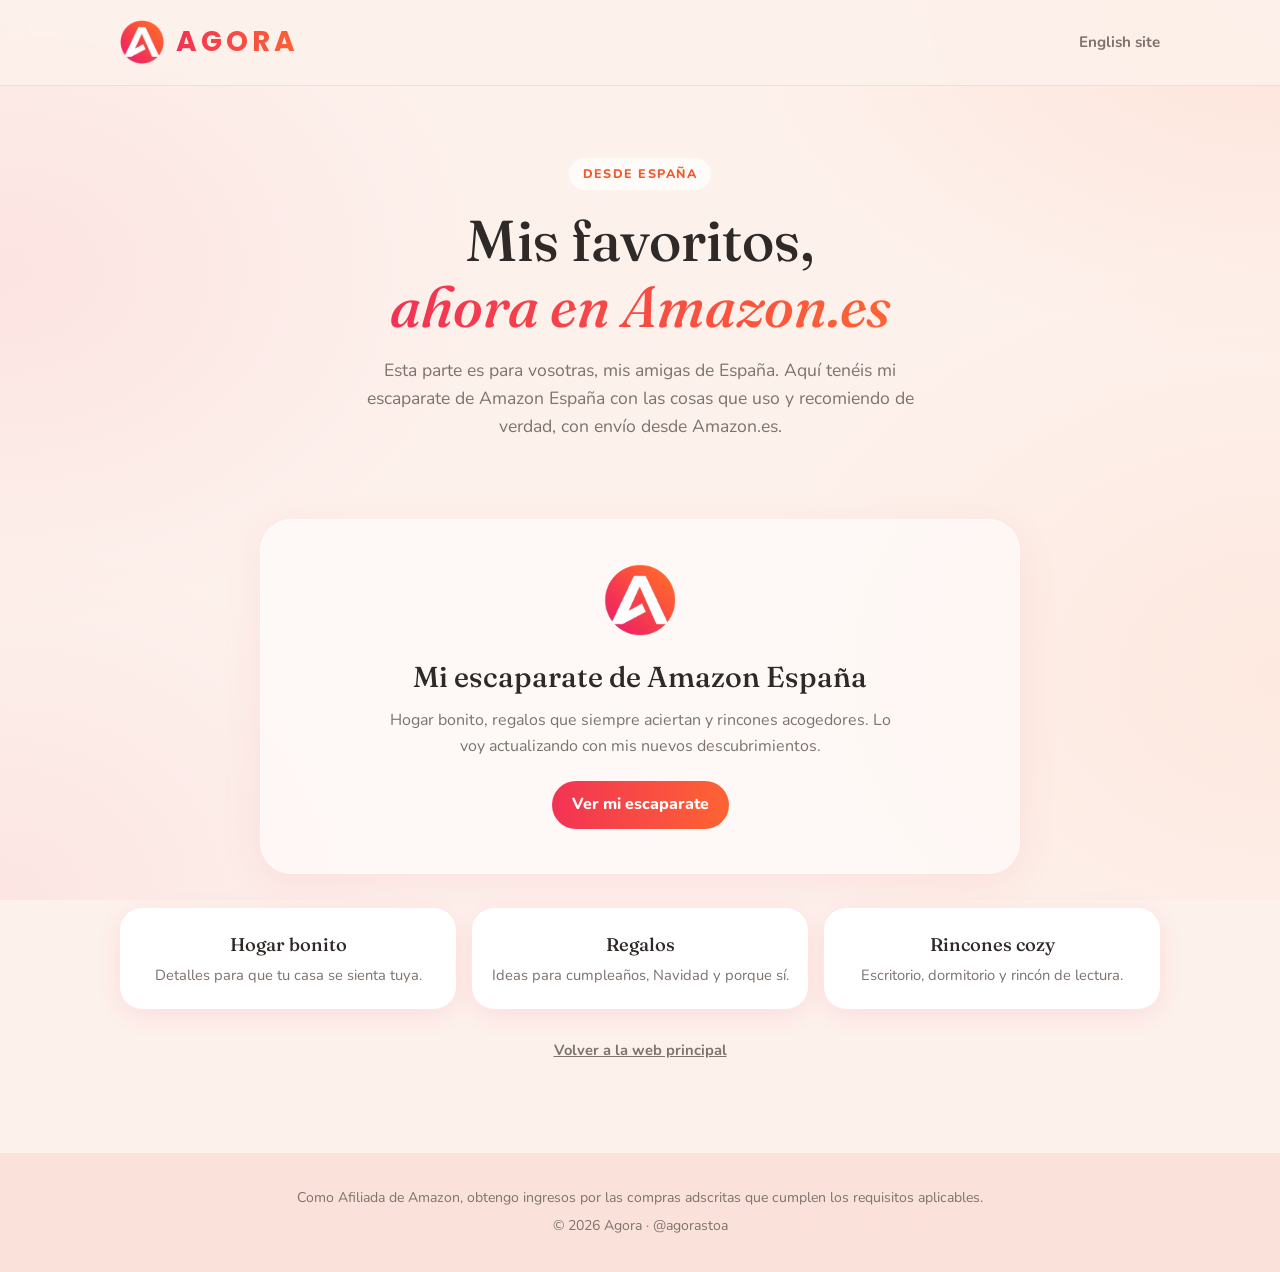
<file: es/index.html>
<!doctype html>
<html lang="es">
<head>
  <meta charset="utf-8">
  <meta name="viewport" content="width=device-width, initial-scale=1">
  <title>Mi escaparate de Amazon España · Agora</title>
  <link rel="icon" href="../assets/img/logo.png">
  <meta name="description" content="Mis favoritos de Amazon, ahora también en Amazon.es: hogar bonito, regalos y setups elegidos uno a uno.">
  <link rel="canonical" href="https://agorastoa.github.io/es/">
  <meta property="og:title" content="Mi escaparate de Amazon España · Agora">
  <meta property="og:description" content="Mis favoritos de Amazon, ahora también en Amazon.es.">
  <meta property="og:url" content="https://agorastoa.github.io/es/">
  <link rel="preconnect" href="https://fonts.googleapis.com">
  <link href="https://fonts.googleapis.com/css2?family=Fraunces:ital,wght@0,500;0,600;1,500&family=Nunito:wght@400;700;800&family=Poppins:wght@700&display=swap" rel="stylesheet">
  <link rel="stylesheet" href="../assets/style.css">
  <style>
    .es-card { max-width: 760px; margin: 0 auto; text-align: center; background: rgba(255,255,255,.55); border: 1px solid rgba(255,255,255,.7); border-radius: 32px; padding: 44px 28px; box-shadow: 0 10px 40px rgba(224,48,78,.08); }
    .es-card img.es-logo { width: 72px; height: 72px; margin-bottom: 10px; }
    .es-card h2 { font-family: "Fraunces", Georgia, serif; font-weight: 500; font-size: 1.8rem; margin-bottom: 8px; }
    .es-card p { color: var(--muted); max-width: 520px; margin: 0 auto 22px; }
    .es-list { display: grid; grid-template-columns: repeat(3, 1fr); gap: 16px; margin: 34px 0 0; }
    .es-list div { background: var(--surface); border-radius: var(--radius); padding: 22px 18px; box-shadow: 0 6px 24px var(--shadow); text-align: center; }
    .es-list h3 { font-family: "Fraunces", Georgia, serif; font-weight: 500; font-size: 1.15rem; margin-bottom: 4px; }
    .es-list p { color: var(--muted); font-size: .92rem; margin: 0; }
    .es-back { display: block; text-align: center; margin-top: 30px; font-weight: 700; color: var(--muted); font-size: .92rem; }
    @media (max-width: 760px) { .es-list { grid-template-columns: 1fr; } .es-card { padding: 34px 20px; } }
  </style>
</head>
<body>

<header class="site">
  <div class="wrap">
    <a class="logo" href="../"><img src="../assets/img/logo.png" alt=""><span class="word">AGORA</span></a>
    <nav>
      <a href="../">English site</a>
    </nav>
  </div>
</header>

<main>
  <div class="hero wrap">
    <span class="pill">Desde España</span>
    <h1>Mis favoritos,<br><em>ahora en Amazon.es</em></h1>
    <p>Esta parte es para vosotras, mis amigas de España. Aquí tenéis mi escaparate de Amazon España con las cosas que uso y recomiendo de verdad, con envío desde Amazon.es.</p>
  </div>

  <section>
    <div class="wrap">
      <div class="es-card">
        <img class="es-logo" src="../assets/img/logo.png" alt="">
        <h2>Mi escaparate de Amazon España</h2>
        <p>Hogar bonito, regalos que siempre aciertan y rincones acogedores. Lo voy actualizando con mis nuevos descubrimientos.</p>
        <a class="btn btn-brand" data-goatcounter-click="storefront-es" data-goatcounter-title="Escaparate Amazon España" href="https://link.amazon/B06t4RGYX" target="_blank" rel="sponsored noopener">Ver mi escaparate</a>
      </div>

      <div class="es-list">
        <div><h3>Hogar bonito</h3><p>Detalles para que tu casa se sienta tuya.</p></div>
        <div><h3>Regalos</h3><p>Ideas para cumpleaños, Navidad y porque sí.</p></div>
        <div><h3>Rincones cozy</h3><p>Escritorio, dormitorio y rincón de lectura.</p></div>
      </div>

      <a class="es-back" href="../">Volver a la web principal</a>
    </div>
  </section>
</main>

<footer class="site">
  <div class="wrap">
    <p>Como Afiliada de Amazon, obtengo ingresos por las compras adscritas que cumplen los requisitos aplicables.</p>
    <p>© 2026 Agora · @agorastoa</p>
  </div>
</footer>

<script data-goatcounter="https://agorastoa.goatcounter.com/count" async src="//gc.zgo.at/count.js"></script>
</body>
</html>
</file>
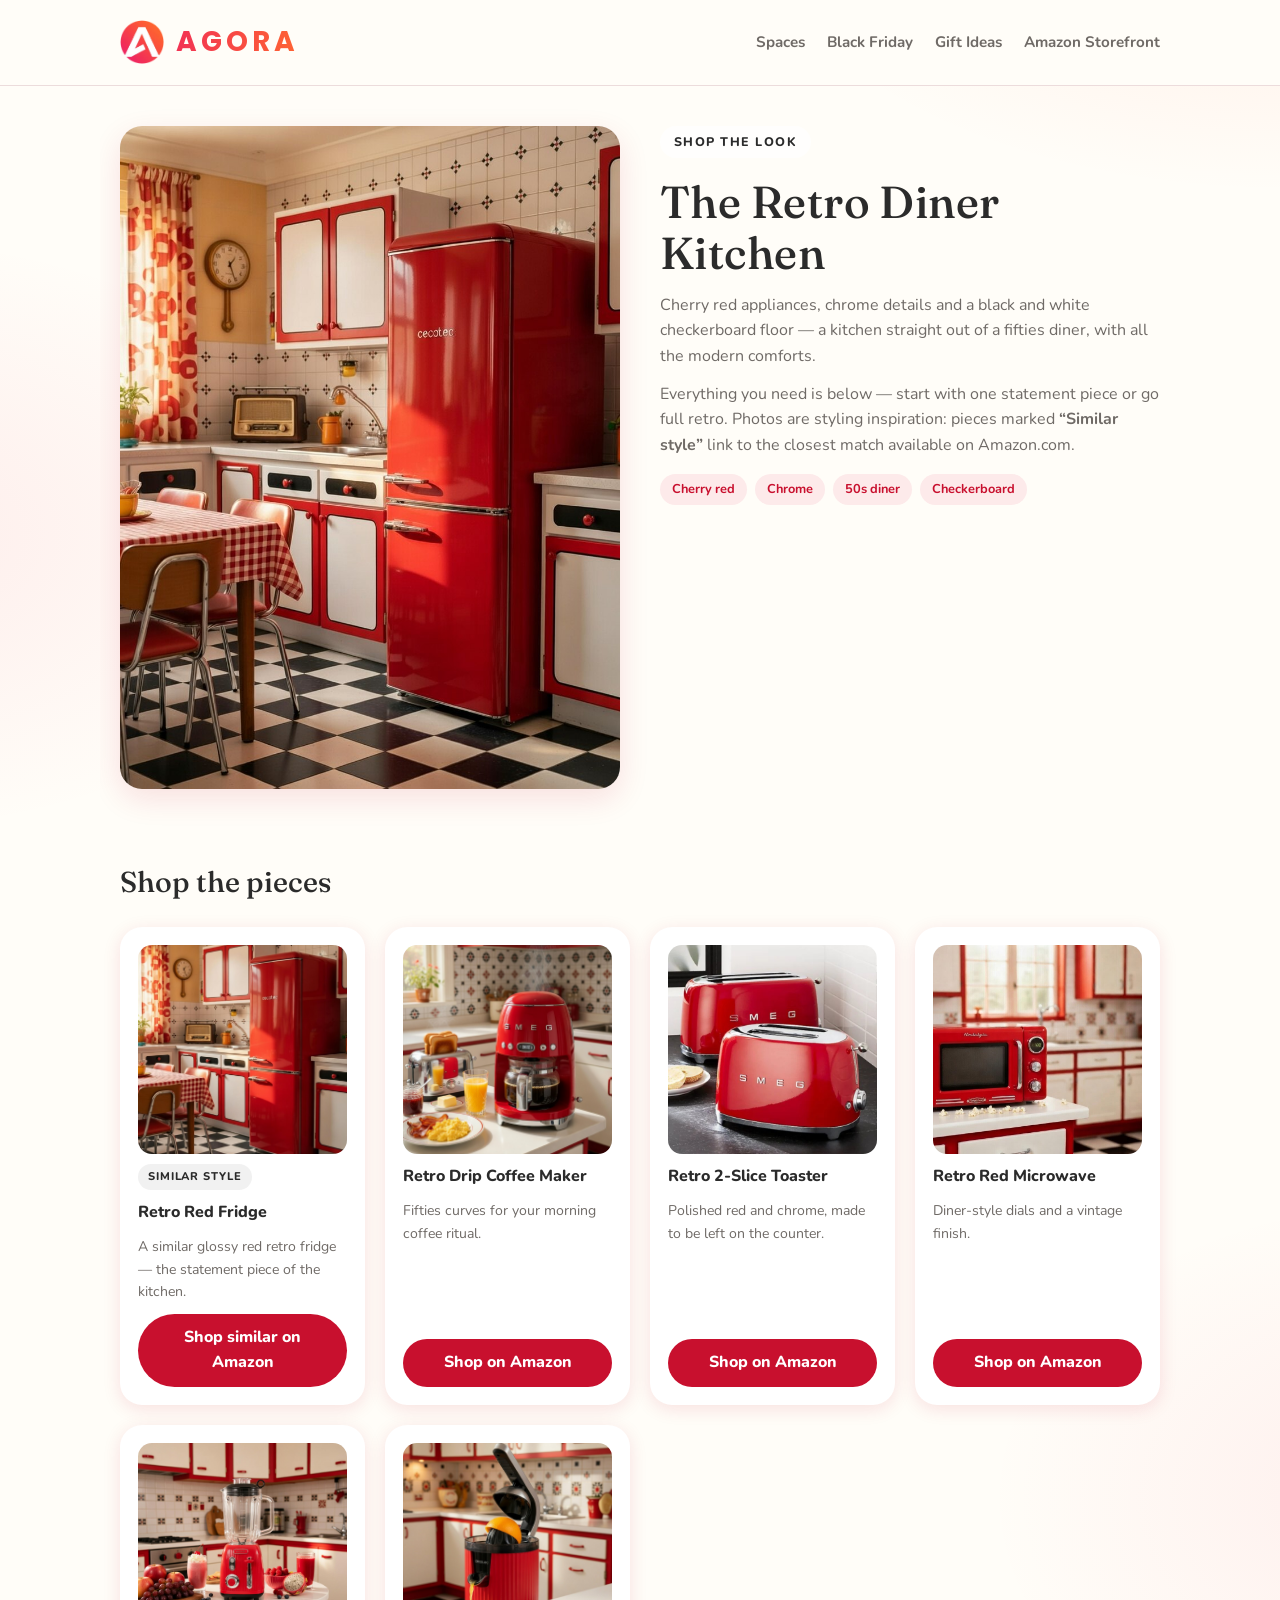
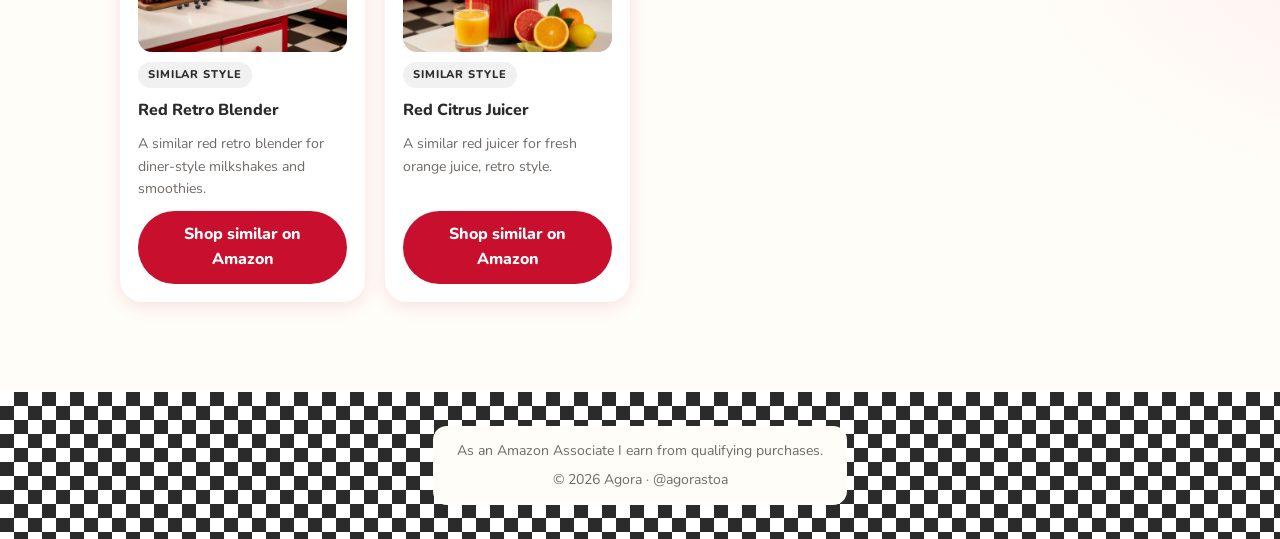
<file: kitchens/retro-kitchen.html>
<!doctype html>
<html lang="en">
<head>
  <meta charset="utf-8">
  <meta name="viewport" content="width=device-width, initial-scale=1">
  <title>The Retro Diner Kitchen · Shop the Look · Agora</title>
  <link rel="icon" href="../assets/img/logo.png">
  <meta name="description" content="A cherry red retro diner kitchen with checkerboard floors and vintage-style appliances. Shop the fridge, coffee maker, toaster and more.">
  <link rel="canonical" href="https://agorastoa.github.io/kitchens/retro-kitchen.html">
  <meta property="og:title" content="The Retro Diner Kitchen · Shop the Look · Agora">
  <meta property="og:description" content="A cherry red retro diner kitchen with checkerboard floors and vintage-style appliances. Shop the fridge, coffee maker, toaster and more.">
  <meta property="og:image" content="https://agorastoa.github.io/assets/img/fridge.jpg">
  <meta property="og:url" content="https://agorastoa.github.io/kitchens/retro-kitchen.html">
  <link rel="preconnect" href="https://fonts.googleapis.com">
  <link href="https://fonts.googleapis.com/css2?family=Fraunces:ital,wght@0,500;0,600;1,500&family=Nunito:wght@400;700;800&family=Poppins:wght@700&display=swap" rel="stylesheet">
  <link rel="stylesheet" href="../assets/style.css">
</head>
<body class="theme-retro">

<header class="site">
  <div class="wrap">
    <a class="logo" href="../"><img src="../assets/img/logo.png" alt=""><span class="word">AGORA</span></a>
    <nav>
      <a href="../#spaces">Spaces</a>
      <a href="../deals/black-friday.html">Black Friday</a>
      <a href="../gifts/">Gift Ideas</a>
      <a data-goatcounter-click="storefront-retro-kitchen-1" data-goatcounter-title="Amazon Storefront (retro-kitchen)" href="https://a.co/d/02xRM8Po" target="_blank" rel="sponsored noopener">Amazon Storefront</a>
    </nav>
  </div>
</header>

<main class="wrap">
  <div class="setup-hero">
    <img src="../assets/img/fridge.jpg" alt="Retro diner kitchen with a cherry red fridge, red and white cabinets and checkerboard floor">
    <div>
      <span class="pill">Shop the look</span>
      <h1>The Retro Diner Kitchen</h1>
      <p>Cherry red appliances, chrome details and a black and white checkerboard floor — a kitchen straight out of a fifties diner, with all the modern comforts.</p>
      <p>Everything you need is below — start with one statement piece or go full retro. Photos are styling inspiration: pieces marked <strong>“Similar style”</strong> link to the closest match available on Amazon.com.</p>
      <div class="tags"><span>Cherry red</span><span>Chrome</span><span>50s diner</span><span>Checkerboard</span></div>
    </div>
  </div>

  <section>
    <h2 class="section-title">Shop the pieces</h2>
    <div class="products">
      <div class="product">
        <img src="../assets/img/fridge.jpg" alt="Retro Red Fridge" loading="lazy">
        <span class="badge">Similar style</span>
        <h3>Retro Red Fridge</h3>
        <p>A similar glossy red retro fridge — the statement piece of the kitchen.</p>
        <a class="btn" data-goatcounter-click="amazon-retro-red-fridge" data-goatcounter-title="Retro Red Fridge (retro-kitchen)" href="https://link.amazon/B02bTmYlR" rel="sponsored nofollow noopener" target="_blank">Shop similar on Amazon</a>
      </div>
      <div class="product">
        <img src="../assets/img/coffee-maker.jpg" alt="Retro Drip Coffee Maker" loading="lazy">
        <h3>Retro Drip Coffee Maker</h3>
        <p>Fifties curves for your morning coffee ritual.</p>
        <a class="btn" data-goatcounter-click="amazon-retro-drip-coffee-maker" data-goatcounter-title="Retro Drip Coffee Maker (retro-kitchen)" href="https://link.amazon/B0g60aUdd" rel="sponsored nofollow noopener" target="_blank">Shop on Amazon</a>
      </div>
      <div class="product">
        <img src="../assets/img/toaster.jpg" alt="Retro 2-Slice Toaster" loading="lazy">
        <h3>Retro 2-Slice Toaster</h3>
        <p>Polished red and chrome, made to be left on the counter.</p>
        <a class="btn" data-goatcounter-click="amazon-retro-2-slice-toaster" data-goatcounter-title="Retro 2-Slice Toaster (retro-kitchen)" href="https://link.amazon/B087OhWUt" rel="sponsored nofollow noopener" target="_blank">Shop on Amazon</a>
      </div>
      <div class="product">
        <img src="../assets/img/microwave.jpg" alt="Retro Red Microwave" loading="lazy">
        <h3>Retro Red Microwave</h3>
        <p>Diner-style dials and a vintage finish.</p>
        <a class="btn" data-goatcounter-click="amazon-retro-red-microwave" data-goatcounter-title="Retro Red Microwave (retro-kitchen)" href="https://link.amazon/B0hUeUhlt" rel="sponsored nofollow noopener" target="_blank">Shop on Amazon</a>
      </div>
      <div class="product">
        <img src="../assets/img/blender.jpg" alt="Red Retro Blender" loading="lazy">
        <span class="badge">Similar style</span>
        <h3>Red Retro Blender</h3>
        <p>A similar red retro blender for diner-style milkshakes and smoothies.</p>
        <a class="btn" data-goatcounter-click="amazon-red-retro-blender" data-goatcounter-title="Red Retro Blender (retro-kitchen)" href="https://link.amazon/B05Xauc4u" rel="sponsored nofollow noopener" target="_blank">Shop similar on Amazon</a>
      </div>
      <div class="product">
        <img src="../assets/img/juicer.jpg" alt="Red Citrus Juicer" loading="lazy">
        <span class="badge">Similar style</span>
        <h3>Red Citrus Juicer</h3>
        <p>A similar red juicer for fresh orange juice, retro style.</p>
        <a class="btn" data-goatcounter-click="amazon-red-citrus-juicer" data-goatcounter-title="Red Citrus Juicer (retro-kitchen)" href="https://link.amazon/B0ffYBht7" rel="sponsored nofollow noopener" target="_blank">Shop similar on Amazon</a>
      </div>
    </div>
  </section>
</main>

<footer class="site">
  <div class="wrap">
    <p>As an Amazon Associate I earn from qualifying purchases.</p>
    <p>© 2026 Agora · @agorastoa</p>
  </div>
</footer>

<script data-goatcounter="https://agorastoa.goatcounter.com/count" async src="//gc.zgo.at/count.js"></script>
</body>
</html>
</file>
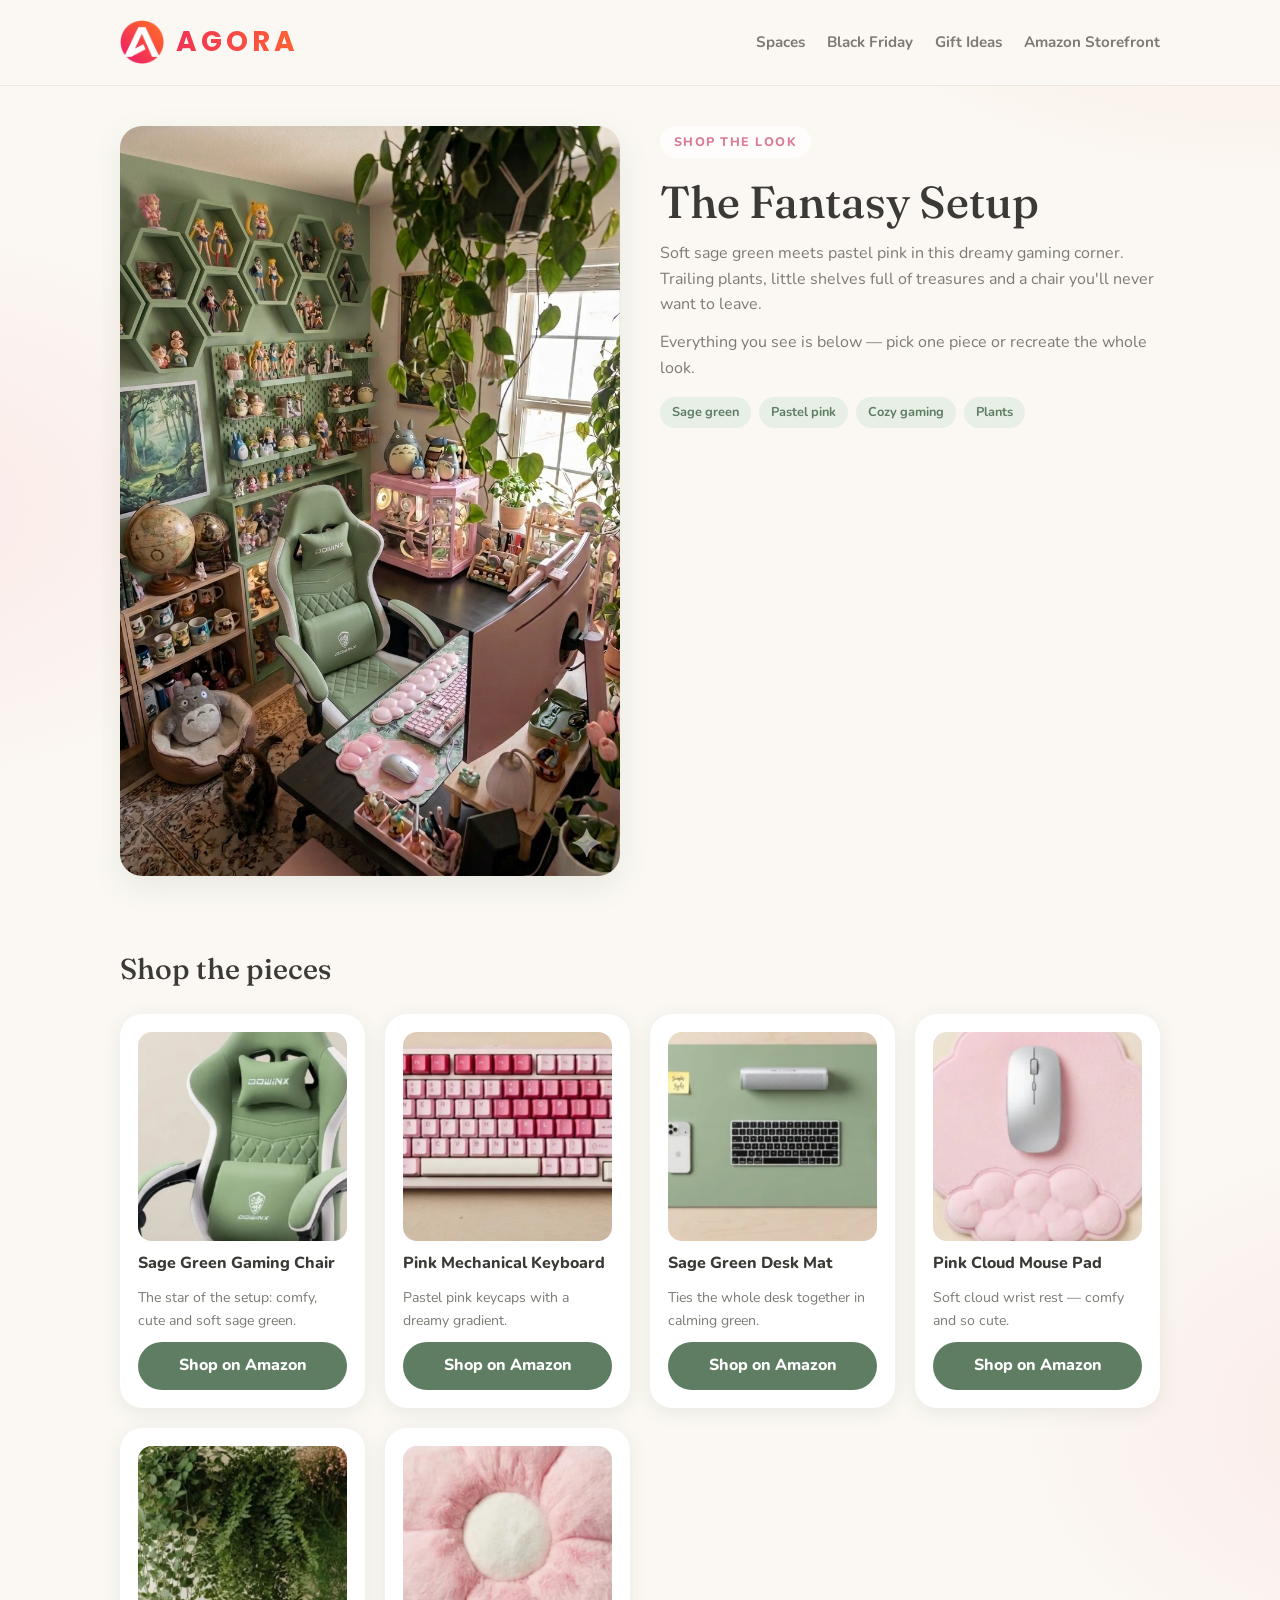
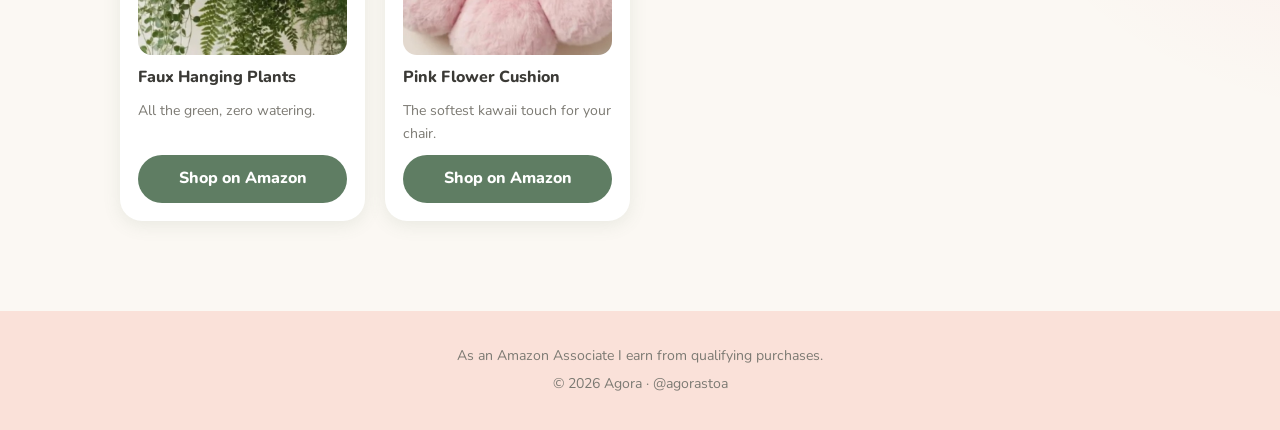
<file: setups/fantasy-setup.html>
<!doctype html>
<html lang="en">
<head>
  <meta charset="utf-8">
  <meta name="viewport" content="width=device-width, initial-scale=1">
  <title>The Fantasy Setup · Shop the Look · Agora</title>
  <link rel="icon" href="../assets/img/logo.png">
  <meta name="description" content="A cozy sage green and pastel pink desk setup with plants. Shop the chair, keyboard, cushion and decor piece by piece.">
  <link rel="canonical" href="https://agorastoa.github.io/setups/fantasy-setup.html">
  <meta property="og:title" content="The Fantasy Setup · Shop the Look · Agora">
  <meta property="og:description" content="A cozy sage green and pastel pink desk setup with plants. Shop the chair, keyboard, cushion and decor piece by piece.">
  <meta property="og:image" content="https://agorastoa.github.io/assets/img/fantasy-setup.jpg">
  <meta property="og:url" content="https://agorastoa.github.io/setups/fantasy-setup.html">
  <link rel="preconnect" href="https://fonts.googleapis.com">
  <link href="https://fonts.googleapis.com/css2?family=Fraunces:ital,wght@0,500;0,600;1,500&family=Nunito:wght@400;700;800&family=Poppins:wght@700&display=swap" rel="stylesheet">
  <link rel="stylesheet" href="../assets/style.css">
</head>
<body class="theme-fantasy">

<header class="site">
  <div class="wrap">
    <a class="logo" href="../"><img src="../assets/img/logo.png" alt=""><span class="word">AGORA</span></a>
    <nav>
      <a href="../#spaces">Spaces</a>
      <a href="../deals/black-friday.html">Black Friday</a>
      <a href="../gifts/">Gift Ideas</a>
      <a data-goatcounter-click="storefront-fantasy-setup-1" data-goatcounter-title="Amazon Storefront (fantasy-setup)" href="https://a.co/d/02xRM8Po" target="_blank" rel="sponsored noopener">Amazon Storefront</a>
    </nav>
  </div>
</header>

<main class="wrap">
  <div class="setup-hero">
    <img src="../assets/img/fantasy-setup.jpg" alt="Cozy sage green and pink gaming desk setup with plants and shelves">
    <div>
      <span class="pill">Shop the look</span>
      <h1>The Fantasy Setup</h1>
      <p>Soft sage green meets pastel pink in this dreamy gaming corner. Trailing plants, little shelves full of treasures and a chair you'll never want to leave.</p>
      <p>Everything you see is below — pick one piece or recreate the whole look.</p>
      <div class="tags"><span>Sage green</span><span>Pastel pink</span><span>Cozy gaming</span><span>Plants</span></div>
    </div>
  </div>

  <section>
    <h2 class="section-title">Shop the pieces</h2>
    <div class="products">
      <div class="product">
        <img src="../assets/img/chair.jpg" alt="Sage Green Gaming Chair" loading="lazy">
        <h3>Sage Green Gaming Chair</h3>
        <p>The star of the setup: comfy, cute and soft sage green.</p>
        <a class="btn" data-goatcounter-click="amazon-sage-green-gaming-chair" data-goatcounter-title="Sage Green Gaming Chair (fantasy-setup)" href="https://link.amazon/B06wer33r" rel="sponsored nofollow noopener" target="_blank">Shop on Amazon</a>
      </div>
      <div class="product">
        <img src="../assets/img/keyboard.jpg" alt="Pink Mechanical Keyboard" loading="lazy">
        <h3>Pink Mechanical Keyboard</h3>
        <p>Pastel pink keycaps with a dreamy gradient.</p>
        <a class="btn" data-goatcounter-click="amazon-pink-mechanical-keyboard" data-goatcounter-title="Pink Mechanical Keyboard (fantasy-setup)" href="https://link.amazon/B09RwbGy0" rel="sponsored nofollow noopener" target="_blank">Shop on Amazon</a>
      </div>
      <div class="product">
        <img src="../assets/img/desk-mat.jpg" alt="Sage Green Desk Mat" loading="lazy">
        <h3>Sage Green Desk Mat</h3>
        <p>Ties the whole desk together in calming green.</p>
        <a class="btn" data-goatcounter-click="amazon-sage-green-desk-mat" data-goatcounter-title="Sage Green Desk Mat (fantasy-setup)" href="https://link.amazon/B0bHIKbPX" rel="sponsored nofollow noopener" target="_blank">Shop on Amazon</a>
      </div>
      <div class="product">
        <img src="../assets/img/mouse-pad.jpg" alt="Pink Cloud Mouse Pad" loading="lazy">
        <h3>Pink Cloud Mouse Pad</h3>
        <p>Soft cloud wrist rest — comfy and so cute.</p>
        <a class="btn" data-goatcounter-click="amazon-pink-cloud-mouse-pad" data-goatcounter-title="Pink Cloud Mouse Pad (fantasy-setup)" href="https://link.amazon/B05cn0R7z" rel="sponsored nofollow noopener" target="_blank">Shop on Amazon</a>
      </div>
      <div class="product">
        <img src="../assets/img/plants.jpg" alt="Faux Hanging Plants" loading="lazy">
        <h3>Faux Hanging Plants</h3>
        <p>All the green, zero watering.</p>
        <a class="btn" data-goatcounter-click="amazon-faux-hanging-plants" data-goatcounter-title="Faux Hanging Plants (fantasy-setup)" href="https://link.amazon/B00JE6bMb" rel="sponsored nofollow noopener" target="_blank">Shop on Amazon</a>
      </div>
      <div class="product">
        <img src="../assets/img/cushion.jpg" alt="Pink Flower Cushion" loading="lazy">
        <h3>Pink Flower Cushion</h3>
        <p>The softest kawaii touch for your chair.</p>
        <a class="btn" data-goatcounter-click="amazon-pink-flower-cushion" data-goatcounter-title="Pink Flower Cushion (fantasy-setup)" href="https://link.amazon/B0jiyvDuS" rel="sponsored nofollow noopener" target="_blank">Shop on Amazon</a>
      </div>
    </div>
  </section>
</main>

<footer class="site">
  <div class="wrap">
    <p>As an Amazon Associate I earn from qualifying purchases.</p>
    <p>© 2026 Agora · @agorastoa</p>
  </div>
</footer>

<script data-goatcounter="https://agorastoa.goatcounter.com/count" async src="//gc.zgo.at/count.js"></script>
</body>
</html>
</file>
<file: assets/style.css>
/* ---------- Brand theme (Agora: from the logo) ---------- */
:root {
  --primary: #e0304e;          /* logo pink-red */
  --primary-soft: #ffe9e6;
  --secondary: #f2592e;        /* logo orange */
  --secondary-soft: #fff1e8;
  --bg: #fffaf6;
  --surface: #ffffff;
  --line: #f3e3da;
  --ink: #2f2a28;
  --muted: #7d726d;
  --shadow: rgba(224, 48, 78, .10);
  --radius: 22px;
  --brand-gradient: linear-gradient(90deg, #f23354, #fe6333);
}

/* ---------- Page themes (one per setup / category) ---------- */
.theme-fantasy {
  --primary: #5f7d63;          /* sage green */
  --primary-soft: #e7efe6;
  --secondary: #d97d96;        /* pastel pink */
  --secondary-soft: #fbe9ee;
  --bg: #fbf8f3;
  --line: #ece6dc;
  --ink: #3b3a36;
  --muted: #7c7a73;
  --shadow: rgba(95, 125, 99, .12);
}

* { box-sizing: border-box; margin: 0; padding: 0; }

body {
  font-family: "Nunito", system-ui, sans-serif;
  background: var(--bg);
  color: var(--ink);
  line-height: 1.6;
}

a { color: inherit; }

.wrap { max-width: 1080px; margin: 0 auto; padding: 0 20px; }

/* ---------- Header (always brand) ---------- */
header.site {
  padding: 20px 0;
  border-bottom: 1px solid var(--line);
  background: var(--bg);
}
header.site .wrap { display: flex; align-items: center; justify-content: space-between; gap: 16px; flex-wrap: wrap; }
.logo {
  display: inline-flex; align-items: center; gap: 12px;
  font-family: "Poppins", system-ui, sans-serif;
  font-size: 1.75rem;
  font-weight: 700;
  letter-spacing: .14em;
  text-decoration: none;
  color: #f23354;
}
.logo .word {
  background: var(--brand-gradient);
  -webkit-background-clip: text; background-clip: text;
  -webkit-text-fill-color: transparent;
}
.logo img { width: 44px; height: 44px; }
nav a {
  text-decoration: none;
  margin-left: 18px;
  font-weight: 700;
  font-size: .95rem;
  color: var(--muted);
}
nav a:hover { color: var(--primary); }

/* ---------- Hero ---------- */
.hero {
  padding: 72px 0 48px;
  text-align: center;
}
.hero h1 {
  font-family: "Fraunces", Georgia, serif;
  font-size: clamp(2.2rem, 6vw, 3.6rem);
  font-weight: 500;
  line-height: 1.15;
  margin-bottom: 16px;
}
.hero h1 em {
  font-style: italic;
  background: var(--brand-gradient);
  -webkit-background-clip: text; background-clip: text;
  -webkit-text-fill-color: transparent;
}
.hero p { color: var(--muted); max-width: 580px; margin: 0 auto; font-size: 1.1rem; }
.hero-btns { display: flex; gap: 12px; justify-content: center; flex-wrap: wrap; margin-top: 26px; }

.pill {
  display: inline-block;
  background: var(--secondary-soft);
  color: var(--secondary);
  font-weight: 800;
  font-size: .78rem;
  text-transform: uppercase;
  letter-spacing: .12em;
  padding: 6px 14px;
  border-radius: 999px;
  margin-bottom: 18px;
}

/* ---------- Sections ---------- */
section { padding: 30px 0 50px; }
h2.section-title {
  font-family: "Fraunces", Georgia, serif;
  font-weight: 500;
  font-size: 1.8rem;
  margin-bottom: 22px;
}

/* ---------- Category cards (photo tiles) ---------- */
.cats { display: grid; grid-template-columns: repeat(auto-fit, minmax(240px, 1fr)); gap: 18px; }
.cat {
  position: relative;
  border-radius: var(--radius);
  overflow: hidden;
  text-decoration: none;
  min-height: 300px;
  display: flex; flex-direction: column; justify-content: flex-end;
  padding: 24px;
  color: #fff;
  background: var(--primary-soft) center/cover no-repeat;
  box-shadow: 0 6px 24px var(--shadow);
  transition: transform .2s ease;
}
.cat::before {
  content: ""; position: absolute; inset: 0;
  background: linear-gradient(180deg, rgba(0,0,0,0) 35%, rgba(30,20,18,.72) 100%);
}
.cat > * { position: relative; }
.cat:hover { transform: translateY(-4px); }
.cat h3 { font-family: "Fraunces", Georgia, serif; font-weight: 500; font-size: 1.6rem; line-height: 1.2; }
.cat p { font-size: .92rem; opacity: .9; }
.cat .tag {
  align-self: flex-start;
  background: rgba(255,255,255,.92); color: var(--primary);
  font-weight: 800; font-size: .72rem; letter-spacing: .1em; text-transform: uppercase;
  padding: 5px 12px; border-radius: 999px; margin-bottom: 10px;
}
.cat.soon { pointer-events: none; }
.cat.soon::before { background: rgba(255,250,246,.55); }
.cat.soon { color: var(--ink); }
.cat.plain { background: var(--brand-gradient); }
.cat.plain::before { background: none; }

/* ---------- Setup cards ---------- */
.grid { display: grid; grid-template-columns: repeat(auto-fill, minmax(260px, 1fr)); gap: 24px; }
.card {
  background: var(--surface);
  border-radius: var(--radius);
  overflow: hidden;
  text-decoration: none;
  box-shadow: 0 6px 24px var(--shadow);
  transition: transform .2s ease;
}
.card:hover { transform: translateY(-4px); }
.card img { width: 100%; aspect-ratio: 3/4; object-fit: cover; display: block; background: var(--primary-soft); }
.card .body { padding: 16px 18px 20px; }
.card h3 { font-family: "Fraunces", Georgia, serif; font-weight: 500; font-size: 1.2rem; }
.card p { font-size: .9rem; color: var(--muted); }

/* ---------- Setup page ---------- */
.setup-hero { display: grid; grid-template-columns: 1fr 1fr; gap: 40px; padding: 40px 0; align-items: start; }
.setup-hero img { width: 100%; border-radius: var(--radius); display: block; box-shadow: 0 10px 30px var(--shadow); }
.setup-hero h1 { font-family: "Fraunces", Georgia, serif; font-weight: 500; font-size: clamp(2rem, 5vw, 2.8rem); line-height: 1.15; margin-bottom: 14px; }
.setup-hero p { color: var(--muted); margin-bottom: 12px; }
.tags { display: flex; gap: 8px; flex-wrap: wrap; margin-top: 16px; }
.tags span { background: var(--primary-soft); color: var(--primary); font-weight: 700; font-size: .8rem; padding: 5px 12px; border-radius: 999px; }

.products { display: grid; grid-template-columns: repeat(auto-fill, minmax(220px, 1fr)); gap: 20px; }
.product {
  background: var(--surface);
  border-radius: var(--radius);
  padding: 18px;
  display: flex; flex-direction: column; gap: 10px;
  box-shadow: 0 4px 18px var(--shadow);
}
.product img { width: 100%; aspect-ratio: 1; object-fit: cover; border-radius: 14px; background: var(--bg); }
.product h3 { font-size: 1rem; font-weight: 800; }
.product p { font-size: .88rem; color: var(--muted); flex: 1; }

/* ---------- Buttons ---------- */
.btn {
  display: inline-block; text-align: center;
  background: var(--primary); color: #fff;
  font-weight: 800; text-decoration: none;
  padding: 11px 20px; border-radius: 999px;
  transition: background .2s, filter .2s;
}
.btn:hover { background: var(--secondary); }
.btn-pink { background: var(--secondary); }
.btn-pink:hover { background: var(--primary); }
.btn-brand { background: var(--brand-gradient); }
.btn-brand:hover { background: var(--brand-gradient); filter: brightness(1.08); }
.btn-ghost { background: transparent; color: var(--ink); box-shadow: inset 0 0 0 2px var(--line); }
.btn-ghost:hover { background: var(--surface); color: var(--primary); }

/* ---------- Storefront banner (always brand) ---------- */
.storefront {
  display: flex; align-items: center; gap: 24px; flex-wrap: wrap;
  background: var(--secondary-soft); border-radius: var(--radius); padding: 30px;
  border: 1px solid var(--line);
}
.storefront img { width: 72px; height: 72px; }
.storefront > div { flex: 1; min-width: 220px; }
.storefront h2 { font-family: "Fraunces", Georgia, serif; font-weight: 500; font-size: 1.6rem; }
.storefront p { color: var(--muted); }

/* ---------- Footer ---------- */
footer.site {
  margin-top: 40px;
  padding: 34px 0;
  background: var(--primary-soft);
  font-size: .88rem;
  color: var(--muted);
  text-align: center;
}
footer.site p + p { margin-top: 6px; }

@media (max-width: 760px) {
  .setup-hero { grid-template-columns: 1fr; gap: 24px; }
  nav a { margin-left: 0; margin-right: 14px; }
  .cat { min-height: 240px; }
}
.cat.plain.soon { color: #fff; }
.cat.plain.soon::before { background: none; }

.theme-retro {
  --primary: #c8102e;          /* cherry red */
  --primary-soft: #fdeaea;
  --secondary: #2b2b2b;        /* diner black */
  --secondary-soft: #f1f1f1;
  --bg: #fffdf8;
  --line: #ecdcdc;
  --ink: #2b2b2b;
  --muted: #6f6a66;
  --shadow: rgba(200, 16, 46, .12);
}
.theme-retro .setup-hero h1 { letter-spacing: .01em; }
.theme-retro footer.site,
.theme-retro .checker {
  background-color: #fff;
  background-image:
    linear-gradient(45deg, #2b2b2b 25%, transparent 25%, transparent 75%, #2b2b2b 75%),
    linear-gradient(45deg, #2b2b2b 25%, transparent 25%, transparent 75%, #2b2b2b 75%);
  background-size: 28px 28px;
  background-position: 0 0, 14px 14px;
}
.theme-retro footer.site .wrap {
  background: #fffdf8; display: inline-block; padding: 14px 24px; border-radius: 14px;
}
.theme-retro footer.site { text-align: center; }
.badge {
  align-self: flex-start;
  background: var(--secondary-soft); color: var(--secondary);
  font-weight: 800; font-size: .7rem; letter-spacing: .08em; text-transform: uppercase;
  padding: 4px 10px; border-radius: 999px;
}
.cat.soft { background: var(--secondary-soft); color: var(--ink); }
.cat.soft::before { background: none; }
.card-soon { pointer-events: none; }
.card-soon .soon-art, .card-plain .soon-art {
  aspect-ratio: 3/4; display: grid; place-items: center; font-size: 4.5rem;
  background: var(--brand-gradient);
}

/* Spaces section */
.cats-2 { grid-template-columns: repeat(auto-fit, minmax(280px, 1fr)); }
.cats-2 .cat { min-height: 320px; }
.section-intro { color: var(--muted); margin: -8px 0 22px; }
.card .kind { display:inline-block; font-size:.72rem; font-weight:800; letter-spacing:.08em; text-transform:uppercase; color: var(--primary); margin-bottom:4px; }
.card-next .next-art { aspect-ratio: 3/4; display:grid; place-items:center; background: linear-gradient(160deg, var(--primary-soft), var(--secondary-soft)); }
.card-next .next-art span { background:#fff; color: var(--primary); font-weight:800; font-size:.85rem; letter-spacing:.08em; text-transform:uppercase; padding:8px 16px; border-radius:999px; }

/* ================= Livelier look (Oct 2026) ================= */
body {
  background:
    radial-gradient(900px 500px at 100% -5%, rgba(254,99,51,.10), transparent 60%),
    radial-gradient(800px 500px at -10% 25%, rgba(242,51,84,.08), transparent 60%),
    radial-gradient(700px 500px at 110% 70%, rgba(242,51,84,.07), transparent 60%),
    var(--bg);
}
header.site { position: sticky; top: 0; z-index: 50; background: rgba(255,250,246,.85); backdrop-filter: blur(10px); }
.theme-fantasy header.site, .theme-retro header.site { background: var(--bg); }

/* hero split + collage */
.hero-split { display: grid; grid-template-columns: 1.05fr 1fr; gap: 30px; align-items: center; text-align: left; padding: 56px 20px 40px; }
.hero-split p { margin: 0; }
.hero-split .hero-btns { justify-content: flex-start; }
.collage { position: relative; height: 470px; }
.collage .ph { position: absolute; display: block; background: #fff; padding: 10px 10px 34px; border-radius: 16px; box-shadow: 0 18px 40px rgba(224,48,78,.18); text-decoration: none; transition: transform .35s ease; }
.collage .ph img { display: block; width: 100%; height: 100%; object-fit: cover; border-radius: 10px; }
.collage .ph span { position: absolute; left: 0; right: 0; bottom: 8px; text-align: center; font-weight: 800; font-size: .82rem; color: var(--ink); }
.collage .ph-1 { width: 230px; height: 300px; left: 4%; top: 40px; transform: rotate(-7deg); animation: float1 7s ease-in-out infinite; }
.collage .ph-2 { width: 200px; height: 250px; right: 2%; top: 0; transform: rotate(6deg); animation: float2 8s ease-in-out infinite; }
.collage .ph-3 { width: 210px; height: 260px; right: 14%; bottom: 0; transform: rotate(-2deg); animation: float3 6.5s ease-in-out infinite; z-index: 2; }
.collage .ph:hover { transform: rotate(0) scale(1.05) !important; z-index: 5; animation-play-state: paused; }
@keyframes float1 { 0%,100% { transform: rotate(-7deg) translateY(0); } 50% { transform: rotate(-5deg) translateY(-12px); } }
@keyframes float2 { 0%,100% { transform: rotate(6deg) translateY(0); } 50% { transform: rotate(8deg) translateY(-10px); } }
@keyframes float3 { 0%,100% { transform: rotate(-2deg) translateY(0); } 50% { transform: rotate(-4deg) translateY(-14px); } }
.blob { position: absolute; border-radius: 50%; filter: blur(4px); opacity: .55; }
.blob-1 { width: 320px; height: 320px; background: radial-gradient(circle at 30% 30%, #ffd2c2, #ffb3c1); left: 18%; top: 60px; animation: blob 12s ease-in-out infinite; }
.blob-2 { width: 160px; height: 160px; background: radial-gradient(circle at 30% 30%, #fff1c9, #ffd0a8); right: 0; bottom: 30px; animation: blob 9s ease-in-out infinite reverse; }
@keyframes blob { 0%,100% { border-radius: 50% 50% 46% 54%; transform: scale(1); } 50% { border-radius: 42% 58% 55% 45%; transform: scale(1.07); } }
.sticker { position: absolute; left: 0; bottom: 40px; z-index: 3; width: 104px; height: 104px; border-radius: 50%; background: var(--brand-gradient); color: #fff; font-weight: 800; font-size: .8rem; line-height: 1.15; text-transform: uppercase; letter-spacing: .05em; display: grid; place-items: center; text-align: center; transform: rotate(-12deg); box-shadow: 0 10px 24px rgba(242,51,84,.35); animation: wiggle 4s ease-in-out infinite; }
@keyframes wiggle { 0%,100% { transform: rotate(-12deg); } 50% { transform: rotate(-4deg) scale(1.05); } }
.spark { position: absolute; fill: #fe6333; animation: twinkle 3s ease-in-out infinite; }
.spark.s1 { width: 34px; left: 46%; top: 0; }
.spark.s2 { width: 22px; right: 4%; bottom: 46%; fill: #f23354; animation-delay: 1.2s; }
@keyframes twinkle { 0%,100% { transform: scale(.7) rotate(0); opacity: .6; } 50% { transform: scale(1.15) rotate(20deg); opacity: 1; } }

/* marquee */
.marquee { overflow: hidden; background: var(--brand-gradient); color: #fff; padding: 14px 0; transform: rotate(-1.2deg); margin: 20px -10px 40px; box-shadow: 0 8px 24px rgba(242,51,84,.2); }
.marquee .track { display: flex; align-items: center; gap: 26px; width: max-content; animation: marquee 28s linear infinite; }
.marquee span { font-family: "Fraunces", Georgia, serif; font-size: 1.35rem; font-style: italic; white-space: nowrap; }
.marquee i { width: 10px; height: 10px; border-radius: 50%; background: rgba(255,255,255,.8); display: inline-block; }
@keyframes marquee { to { transform: translateX(-50%); } }

/* bands */
section.band { background: linear-gradient(180deg, rgba(255,233,230,.75), rgba(255,241,232,.6)); border-radius: 40px; margin: 10px 14px; padding: 50px 0 60px; }
section.band-warm { background: linear-gradient(135deg, #fff1e8, #ffe3e6); }
.cats-2 .cat { min-height: 340px; }
.cat { transition: transform .35s ease, box-shadow .35s ease; }
.cat:hover { box-shadow: 0 20px 40px rgba(224,48,78,.22); }
.card { transition: transform .3s ease, box-shadow .3s ease; }
.card:hover { transform: translateY(-6px) rotate(-.4deg); box-shadow: 0 18px 40px var(--shadow); }
.card img { transition: transform .5s ease; }
.card:hover img { transform: scale(1.04); }
.card { position: relative; }
.btn { transition: transform .2s ease, background .2s, filter .2s, box-shadow .2s; }
.btn:hover { transform: translateY(-2px); box-shadow: 0 8px 18px rgba(242,51,84,.25); }

/* steps */
.steps { display: grid; grid-template-columns: repeat(3, 1fr); gap: 20px; }
.step { background: var(--surface); border-radius: var(--radius); padding: 26px 22px; text-align: center; box-shadow: 0 6px 24px var(--shadow); }
.step b { display: inline-grid; place-items: center; width: 52px; height: 52px; border-radius: 50%; background: var(--brand-gradient); color: #fff; font-family: "Fraunces", Georgia, serif; font-size: 1.4rem; margin-bottom: 10px; }
.step h3 { font-family: "Fraunces", Georgia, serif; font-weight: 500; font-size: 1.2rem; }
.step p { color: var(--muted); font-size: .92rem; }

/* gifts split */
.gifts-split { display: grid; grid-template-columns: 1.1fr 1fr 1fr; gap: 24px; align-items: center; }
.gifts-intro .section-title { margin-bottom: 10px; font-size: 2.1rem; line-height: 1.15; }
.gifts-intro p { color: var(--muted); margin-bottom: 20px; }

/* reveal */
.reveal { opacity: 0; transform: translateY(24px); transition: opacity .7s ease, transform .7s ease; }
.reveal.in { opacity: 1; transform: none; }
.card.reveal.in:hover { transform: translateY(-6px) rotate(-.4deg); }

@media (max-width: 860px) {
  .hero-split { grid-template-columns: 1fr; text-align: center; padding-top: 36px; }
  .hero-split .hero-btns { justify-content: center; }
  .collage { height: 380px; max-width: 420px; margin: 0 auto; width: 100%; }
  .collage .ph-1 { width: 170px; height: 220px; }
  .collage .ph-2 { width: 150px; height: 190px; }
  .collage .ph-3 { width: 160px; height: 200px; right: 10%; }
  .sticker { width: 84px; height: 84px; font-size: .68rem; }
  .steps { grid-template-columns: 1fr; }
  .gifts-split { grid-template-columns: 1fr 1fr; }
  .gifts-intro { grid-column: 1 / -1; text-align: center; }
  section.band { margin: 10px 6px; border-radius: 28px; }
}
@media (prefers-reduced-motion: reduce) {
  *, *::before, *::after { animation: none !important; transition: none !important; }
  .reveal { opacity: 1; transform: none; }
}
main { overflow-x: clip; }

/* ===== Warmer colored background (no white) ===== */
:root { --bg: #fbe4dc; --line: #f3cfc4; }
body:not(.theme-fantasy):not(.theme-retro) {
  background:
    radial-gradient(900px 600px at 100% 0%, rgba(254,140,90,.35), transparent 60%),
    radial-gradient(800px 600px at 0% 30%, rgba(242,80,110,.22), transparent 60%),
    radial-gradient(900px 700px at 100% 75%, rgba(255,170,130,.30), transparent 60%),
    radial-gradient(700px 600px at 0% 100%, rgba(242,80,110,.20), transparent 60%),
    #fbe4dc;
  background-attachment: fixed;
}
body:not(.theme-fantasy):not(.theme-retro) header.site { background: rgba(251,228,220,.82); }
section.band { background: rgba(255,255,255,.45); backdrop-filter: blur(6px); box-shadow: 0 10px 40px rgba(224,48,78,.08); }
section.band-warm { background: linear-gradient(135deg, rgba(255,214,196,.75), rgba(255,196,208,.7)); }
.storefront { background: rgba(255,255,255,.55); border-color: rgba(255,255,255,.7); }
footer.site { background: #f6cfc5; }
.btn-ghost { background: rgba(255,255,255,.6); }
.pill { background: rgba(255,255,255,.7); }

/* ===== Trending Now (seasonal) ===== */
section.trending { margin: 10px 14px 30px; border-radius: 40px; padding: 46px 0 50px; color: #fff; position: relative; overflow: hidden; }
section.trending::before, section.trending::after { content: ""; position: absolute; border-radius: 50%; filter: blur(2px); opacity: .35; pointer-events: none; }
section.trending::before { width: 380px; height: 380px; right: -80px; top: -120px; animation: blob 12s ease-in-out infinite; }
section.trending::after { width: 260px; height: 260px; left: -60px; bottom: -110px; animation: blob 10s ease-in-out infinite reverse; }
.season-halloween { background: linear-gradient(135deg, #3a1f3d 0%, #5b2a4a 45%, #c2492e 100%); }
.season-halloween::before { background: radial-gradient(circle, #ff8a3d, transparent 70%); }
.season-halloween::after { background: radial-gradient(circle, #ff5fa2, transparent 70%); }
.season-christmas { background: linear-gradient(135deg, #123c2f 0%, #1f5a43 50%, #a3263a 100%); }
.season-christmas::before { background: radial-gradient(circle, #ffd36b, transparent 70%); }
.season-christmas::after { background: radial-gradient(circle, #ff6b81, transparent 70%); }
.trending .wrap { position: relative; z-index: 1; }
.t-head { display: flex; justify-content: space-between; align-items: flex-end; gap: 20px; flex-wrap: wrap; margin-bottom: 26px; }
.t-kicker { display: inline-flex; align-items: center; gap: 8px; background: rgba(255,255,255,.16); border: 1px solid rgba(255,255,255,.25); padding: 6px 14px; border-radius: 999px; font-weight: 800; font-size: .78rem; letter-spacing: .1em; text-transform: uppercase; }
.t-kicker i { width: 8px; height: 8px; border-radius: 50%; background: #ffd36b; box-shadow: 0 0 0 0 rgba(255,211,107,.7); animation: pulse 1.8s infinite; }
@keyframes pulse { 0% { box-shadow: 0 0 0 0 rgba(255,211,107,.7); } 70% { box-shadow: 0 0 0 10px rgba(255,211,107,0); } 100% { box-shadow: 0 0 0 0 rgba(255,211,107,0); } }
.t-head h2 { font-family: "Fraunces", Georgia, serif; font-weight: 500; font-size: clamp(1.9rem, 4vw, 2.6rem); line-height: 1.1; margin: 12px 0 8px; }
.t-head p { opacity: .85; max-width: 520px; }
.t-count { background: #fff; color: #3a1f3d; font-family: "Fraunces", Georgia, serif; font-size: 1.15rem; padding: 12px 20px; border-radius: 18px; transform: rotate(2deg); box-shadow: 0 10px 24px rgba(0,0,0,.2); }
.season-christmas .t-count { color: #123c2f; }
.t-row-cards { display: grid; grid-template-columns: repeat(5, 1fr); gap: 16px; }
.t-card { background: #fff; color: var(--ink); text-decoration: none; border-radius: 20px; overflow: hidden; box-shadow: 0 12px 30px rgba(0,0,0,.18); transition: transform .3s ease; animation: tIn .6s ease both; }
.t-card:hover { transform: translateY(-6px) rotate(-1deg); }
@keyframes tIn { from { opacity: 0; transform: translateY(18px); } to { opacity: 1; transform: none; } }
.t-img { position: relative; background: #fff; }
.t-img img { width: 100%; aspect-ratio: 1; object-fit: contain; display: block; padding: 10px; transition: transform .5s ease; }
.t-card:hover .t-img img { transform: scale(1.06); }
.t-note { position: absolute; left: 10px; top: 10px; background: var(--brand-gradient); color: #fff; font-size: .68rem; font-weight: 800; padding: 4px 9px; border-radius: 999px; }
.season-halloween .t-note { background: linear-gradient(90deg, #c2492e, #ff8a3d); }
.season-christmas .t-note { background: linear-gradient(90deg, #a3263a, #e0485e); }
.t-body { padding: 12px 14px 14px; }
.t-body h3 { font-size: .95rem; font-weight: 800; line-height: 1.25; min-height: 2.4em; }
.t-row { display: flex; justify-content: space-between; align-items: center; margin-top: 6px; }
.t-row b { font-family: "Fraunces", Georgia, serif; font-size: 1.15rem; }
.t-row span { font-weight: 800; font-size: .82rem; color: var(--primary); }
.t-cta { text-align: center; margin-top: 26px; }
.t-btn { background: #fff; color: #3a1f3d; }
.season-christmas .t-btn { color: #123c2f; }
.season-blackfriday, .season-cybermonday { background: linear-gradient(135deg, #1d1a1f 0%, #3b2430 50%, #c2456a 100%); }
.season-blackfriday::before, .season-cybermonday::before { background: radial-gradient(circle, #ffb3c7, transparent 70%); }
.season-blackfriday::after, .season-cybermonday::after { background: radial-gradient(circle, #ffd36b, transparent 70%); }
.season-blackfriday .t-note, .season-cybermonday .t-note { background: linear-gradient(90deg, #2b2b2b, #c2456a); }
.season-blackfriday .t-count, .season-cybermonday .t-count, .season-blackfriday .t-btn, .season-cybermonday .t-btn { color: #1d1a1f; }
.t-btn:hover { background: #ffd36b; color: #2b2b2b; }
@media (max-width: 960px) {
  .t-row-cards { display: flex; overflow-x: auto; scroll-snap-type: x mandatory; padding-bottom: 8px; -webkit-overflow-scrolling: touch; }
  .t-card { flex: 0 0 62%; scroll-snap-align: start; }
  section.trending { margin: 10px 6px 24px; border-radius: 28px; }
}

/* ===== Softer pink background ===== */
:root { --bg: #fdf1ec; --line: #f6ddd4; }
body:not(.theme-fantasy):not(.theme-retro) {
  background:
    radial-gradient(900px 600px at 100% 0%, rgba(254,160,120,.16), transparent 60%),
    radial-gradient(800px 600px at 0% 30%, rgba(242,110,135,.10), transparent 60%),
    radial-gradient(900px 700px at 100% 75%, rgba(255,185,150,.14), transparent 60%),
    radial-gradient(700px 600px at 0% 100%, rgba(242,110,135,.09), transparent 60%),
    #fdf1ec;
  background-attachment: fixed;
}
body:not(.theme-fantasy):not(.theme-retro) header.site { background: rgba(253,241,236,.85); }
section.band-warm { background: linear-gradient(135deg, rgba(255,228,214,.7), rgba(255,220,226,.65)); }
footer.site { background: #fae1d9; }
</file>
